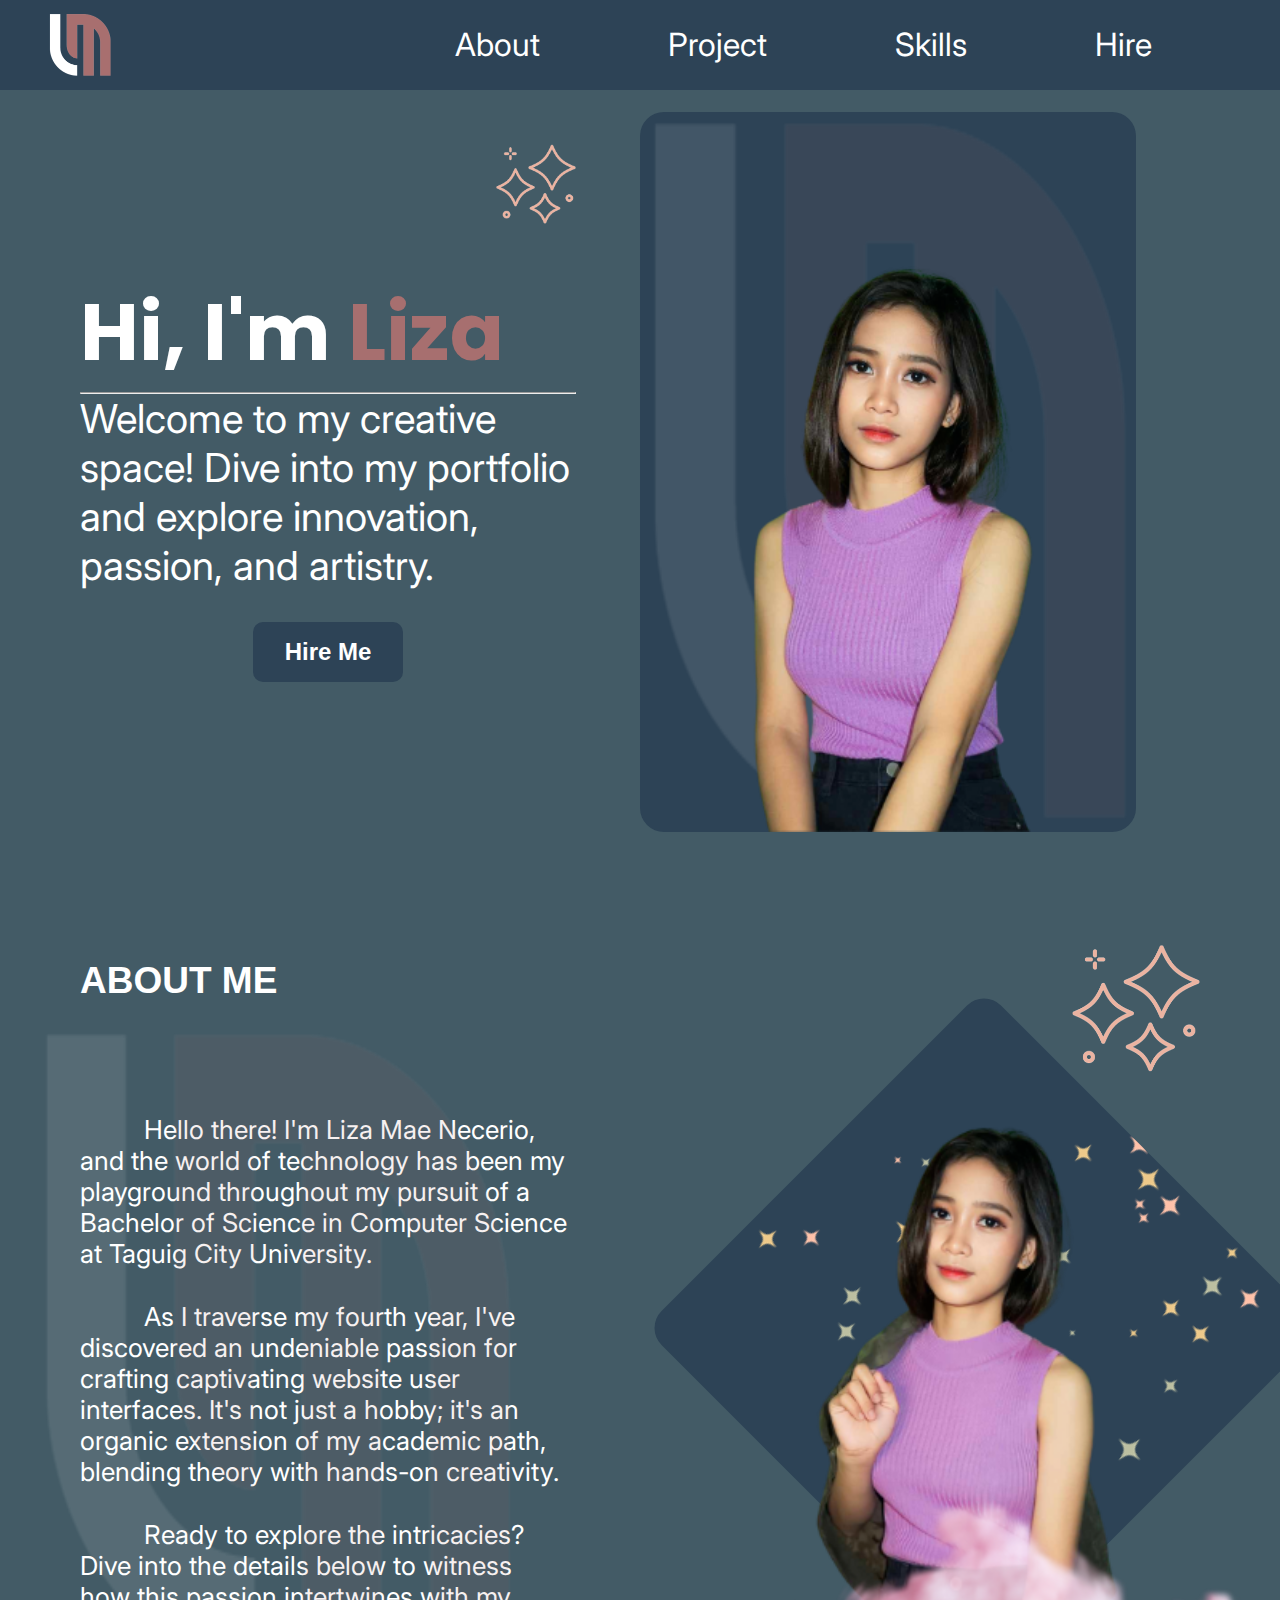
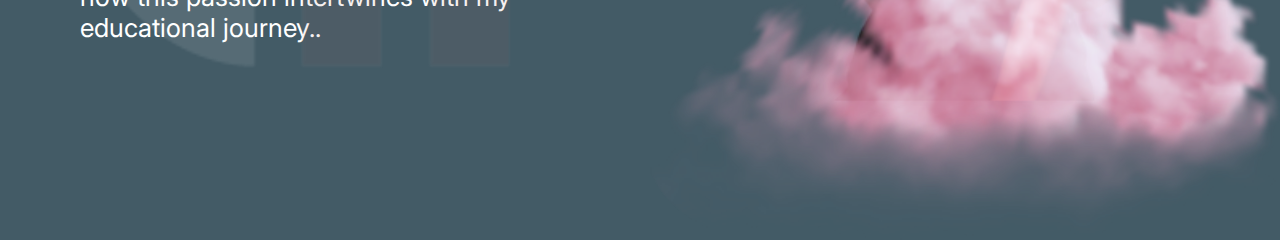
<file: index.html>
<!DOCTYPE html>
<html lang="en">
<head>
    <meta charset="UTF-8">
    <meta name="viewport" content="width=device-width, initial-scale=1.0">
    <title>LM Necerio | Portfolio</title>
    <link rel="stylesheet" type="text/css" href="style.css">
</head>
<body>
    <!------------------ HEADER ------------------------->
    <nav class="header">
        <img src="images/logo.png" alt="Portfolio Logo">
        <ul>
            <a href="#about-section"><li>About</li></a>
            <a href="project.html"><li>Project</li></a>
            <a href="skills.html"><li>Skills</li></a>
            <a href=""><li>Hire</li></a>
        </ul>
    </nav>

    <!----------------- HOME SECTION ------------------->
    <div class="home">
        <div class="greetings">
            <img src="images/star.png" alt="Star Design">
            <h1>Hi, I'm <span>Liza</span></h1>
            <hr>
            <p>Welcome to my creative space! Dive into my portfolio and explore innovation, passion, and artistry.</p>
            
            <div class="btn">
                <button>
                    <a href="hire">Hire Me</a>
                </button>
            </div>
        </div>
        <div class="profile">
            <div class="profile-card">
                <img src="images/logo.png" alt="Logo Background">
                <img src="images/me.png" alt="My Profile">
            </div>
            
        </div>

    </div>

    <!-------------------------- ABOUT SECTION ------------------------------->
    <div class="about" id="about-section">
        <div class="story">
            <h1>ABOUT ME</h1>
            <img src="images/logo.png" alt="logo Background">
            <p>Hello there! I'm Liza Mae Necerio, and the world of technology has been my playground throughout my pursuit of a Bachelor of Science in Computer Science at Taguig City University.</p>

            <p>As I traverse my fourth year, I've discovered an undeniable passion for crafting captivating website user interfaces. It's not just a hobby; it's an organic extension of my academic path, blending theory with hands-on creativity.</p>
        
            <p>Ready to explore the intricacies? Dive into the details below to witness how this passion intertwines with my educational journey..</p>
            
        </div>
        <div class="about-profile">
            <img id="star-img" src="images/star.png" alt="Logo Background">
            <img id="aboutme-img" src="images/aboutm.png" alt="My Profile">
            <div class="about-card">
                <img id="sparkle-img" src="images/sparkle.png" alt="Background Sparkle">

            </div>
            
        </div>

    </div>
    
</body>
</html>
</file>
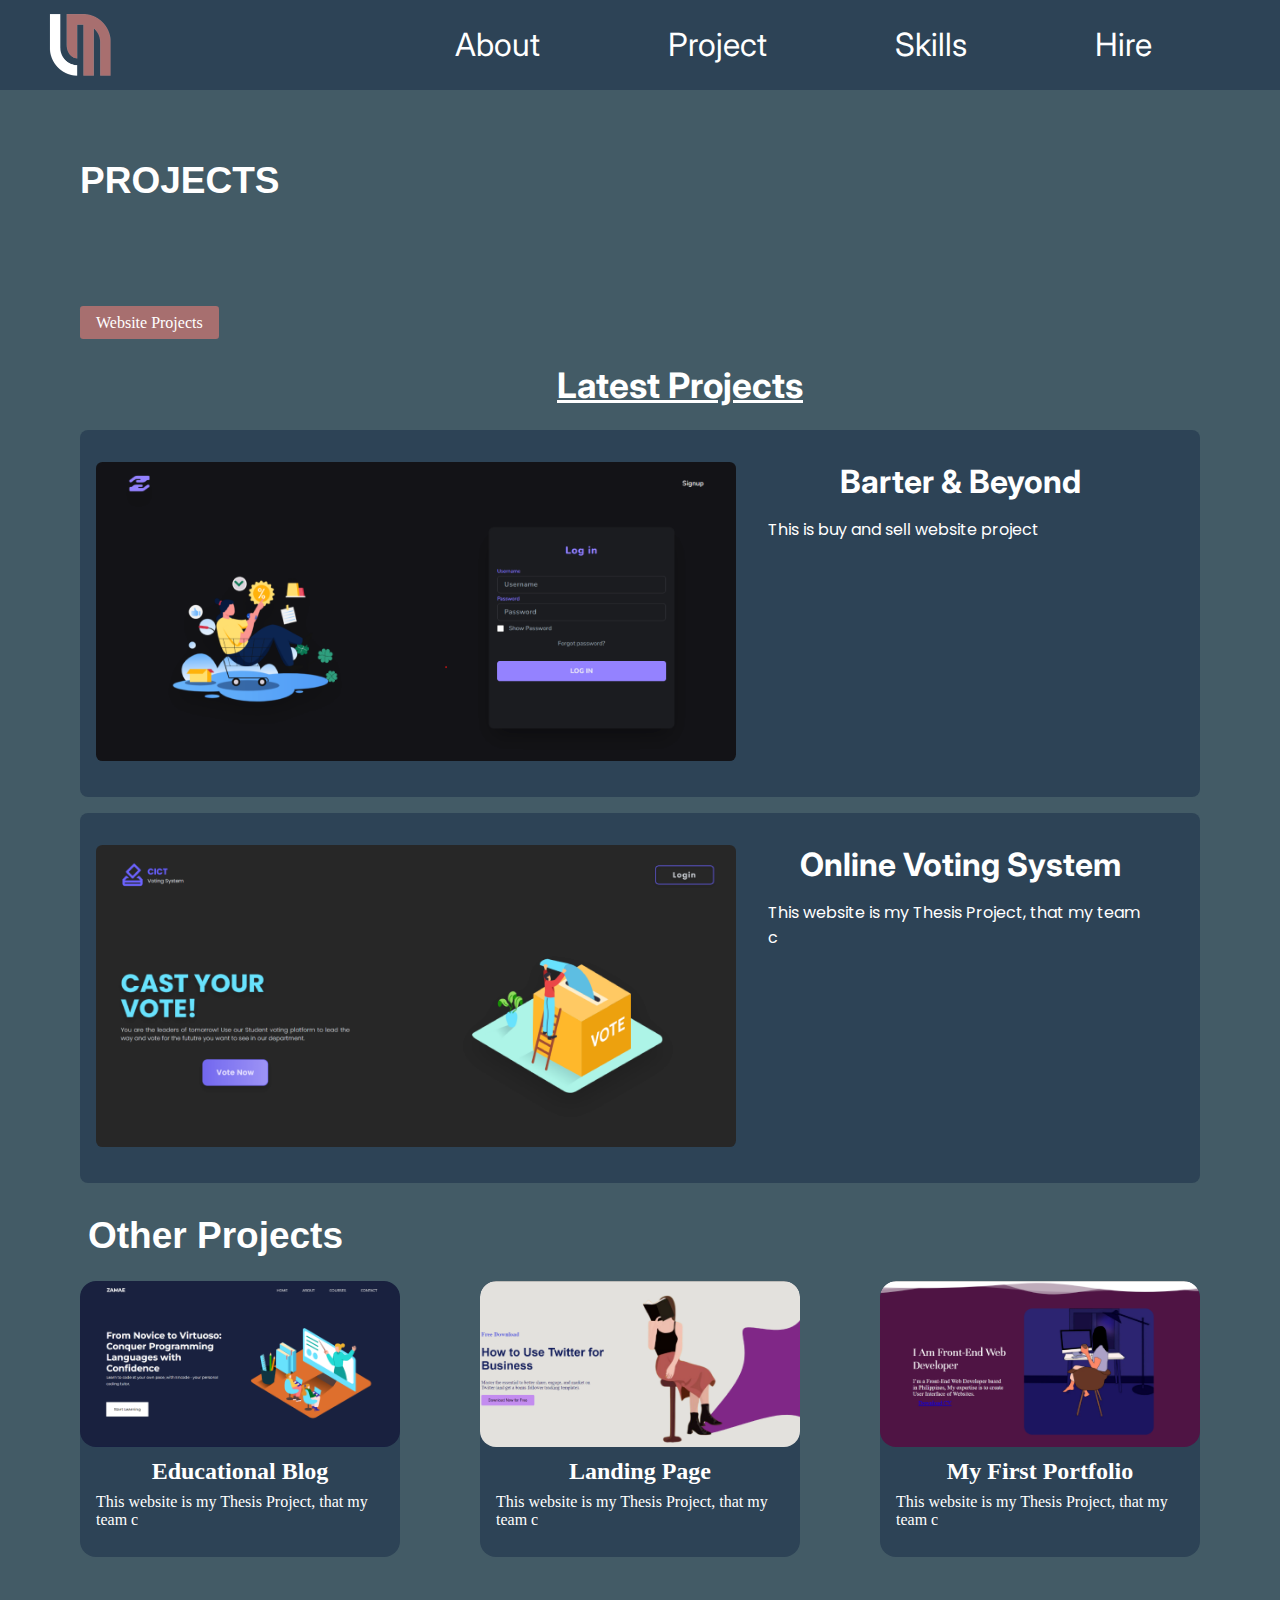
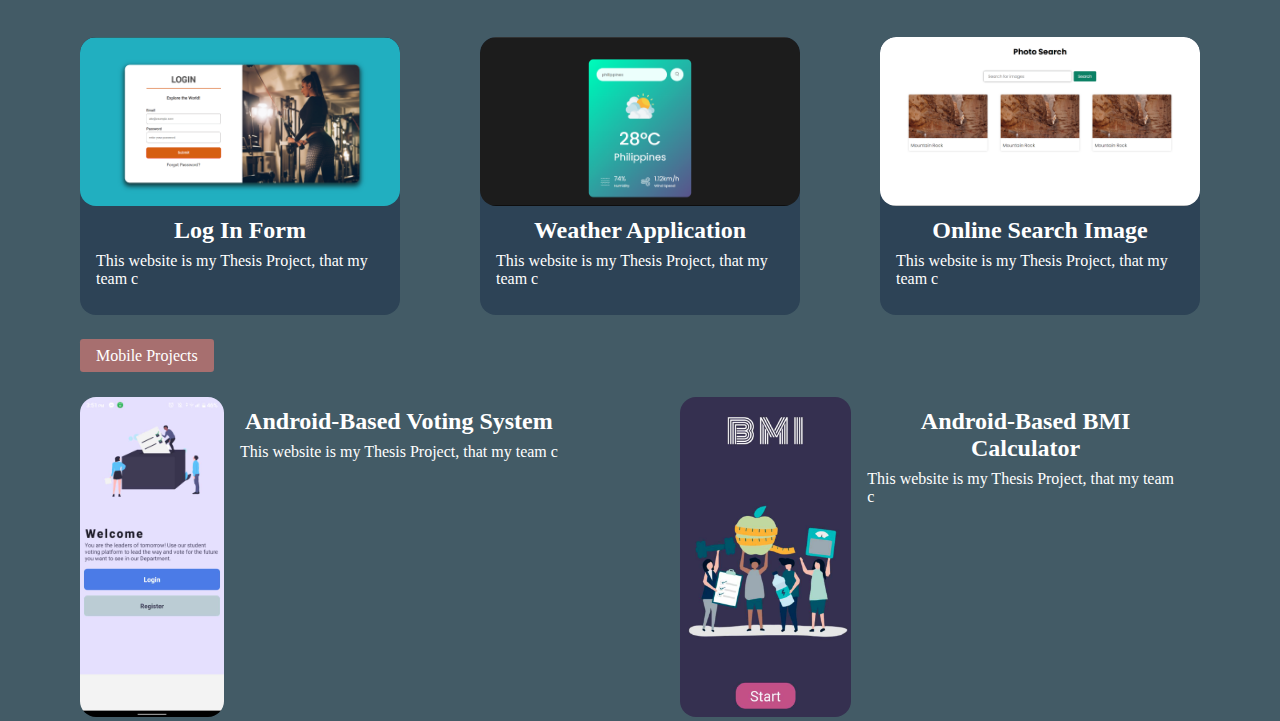
<file: project.html>
<!DOCTYPE html>
<html lang="en">
<head>
    <meta charset="UTF-8">
    <meta name="viewport" content="width=device-width, initial-scale=1.0">
    <title>LM Necerio | Projects</title>
    <link rel="stylesheet" type="text/css" href="style.css">
</head>
<body>
    <!------------------ HEADER ------------------------->
    <nav class="header">
        <img src="images/logo.png" alt="Portfolio Logo">
        <ul>
            <a href="index.html"><li>About</li></a>
            <a href="project.html"><li>Project</li></a>
            <a href="skills.html"><li>Skills</li></a>
            <a href=""><li>Hire</li></a>
        </ul>
    </nav>
    
    <!------------------ PROJECT PAGE  ----------------------------->
    <div class="project">
        <h1>PROJECTS</h1>
        <div class="tag-container">
            <span>Website Projects</span>
        </div>

        <div class="latest-container">
            <h1>Latest Projects</h1>
        </div>

        <div class="projects-latest">
            <div class="project-card">
                <div class="system-img-container">
                    <img src="images/barter.png" alt="Barter System Project">
                </div>
                <div class="project-description">
                    <h2>Barter & Beyond</h2>
                    <p>This is buy and sell website project</p>
                </div>
            </div>

            <div class="project-card">
                <div class="system-img-container">
                    <img src="images/voting.png" alt="Barter System Project">
                </div>
                <div class="project-description">
                    <h2>Online Voting System</h2>
                    <p>This website is my Thesis Project, that my team c</p>
                </div>
            </div>
        </div>

        <div class="other-container">
            <h1>Other Projects</h1>
        </div>

        <div class="projects-old">
            <div class="project-old-card">
                <div class="system-img-container">
                    <img src="images/education.png" alt="Barter System Project">
                </div>
                <div class="project-description">
                    <h2>Educational Blog</h2>
                    <p>This website is my Thesis Project, that my team c</p>
                </div>
            </div>

            <div class="project-old-card">
                <div class="system-img-container">
                    <img src="images/landing.png" alt="Barter System Project">
                </div>
                <div class="project-description">
                    <h2>Landing Page</h2>
                    <p>This website is my Thesis Project, that my team c</p>
                </div>
            </div>
            <div class="project-old-card">
                <div class="system-img-container">
                    <img src="images/portfolio1.png" alt="Barter System Project">
                </div>
                <div class="project-description">
                    <h2>My First Portfolio</h2>
                    <p>This website is my Thesis Project, that my team c</p>
                </div>
            </div>
            <div class="project-old-card">
                <div class="system-img-container">
                    <img src="images/gym.png" alt="Barter System Project">
                </div>
                <div class="project-description">
                    <h2>Log In Form</h2>
                    <p>This website is my Thesis Project, that my team c</p>
                </div>
            </div>
            <div class="project-old-card">
                <div class="system-img-container">
                    <img src="images/weather.png" alt="Barter System Project">
                </div>
                <div class="project-description">
                    <h2>Weather Application</h2>
                    <p>This website is my Thesis Project, that my team c</p>
                </div>
            </div>
            <div class="project-old-card">
                <div class="system-img-container">
                    <img src="images/searchimage.png" alt="Barter System Project">
                </div>
                <div class="project-description">
                    <h2>Online Search Image</h2>
                    <p>This website is my Thesis Project, that my team c</p>
                </div>
            </div>

        </div>

        <div class="tag-container">
            <span>Mobile Projects</span>
        </div>

        <div class="projects-old-mobile">
            <div class="project-old-card">
                <div class="system-img-container">
                    <img src="images/votingmobile.jpg" alt="Barter System Project">
                </div>
                <div class="project-description">
                    <h2>Android-Based Voting System</h2>
                    <p>This website is my Thesis Project, that my team c</p>
                </div>
            </div>
            <div class="project-old-card">
                <div class="system-img-container">
                    <img src="images/BMI.png" alt="Barter System Project">
                </div>
                <div class="project-description">
                    <h2>Android-Based BMI Calculator</h2>
                    <p>This website is my Thesis Project, that my team c</p>
                </div>
            </div>
        </div>



    </div>

</body>
</html>
</file>
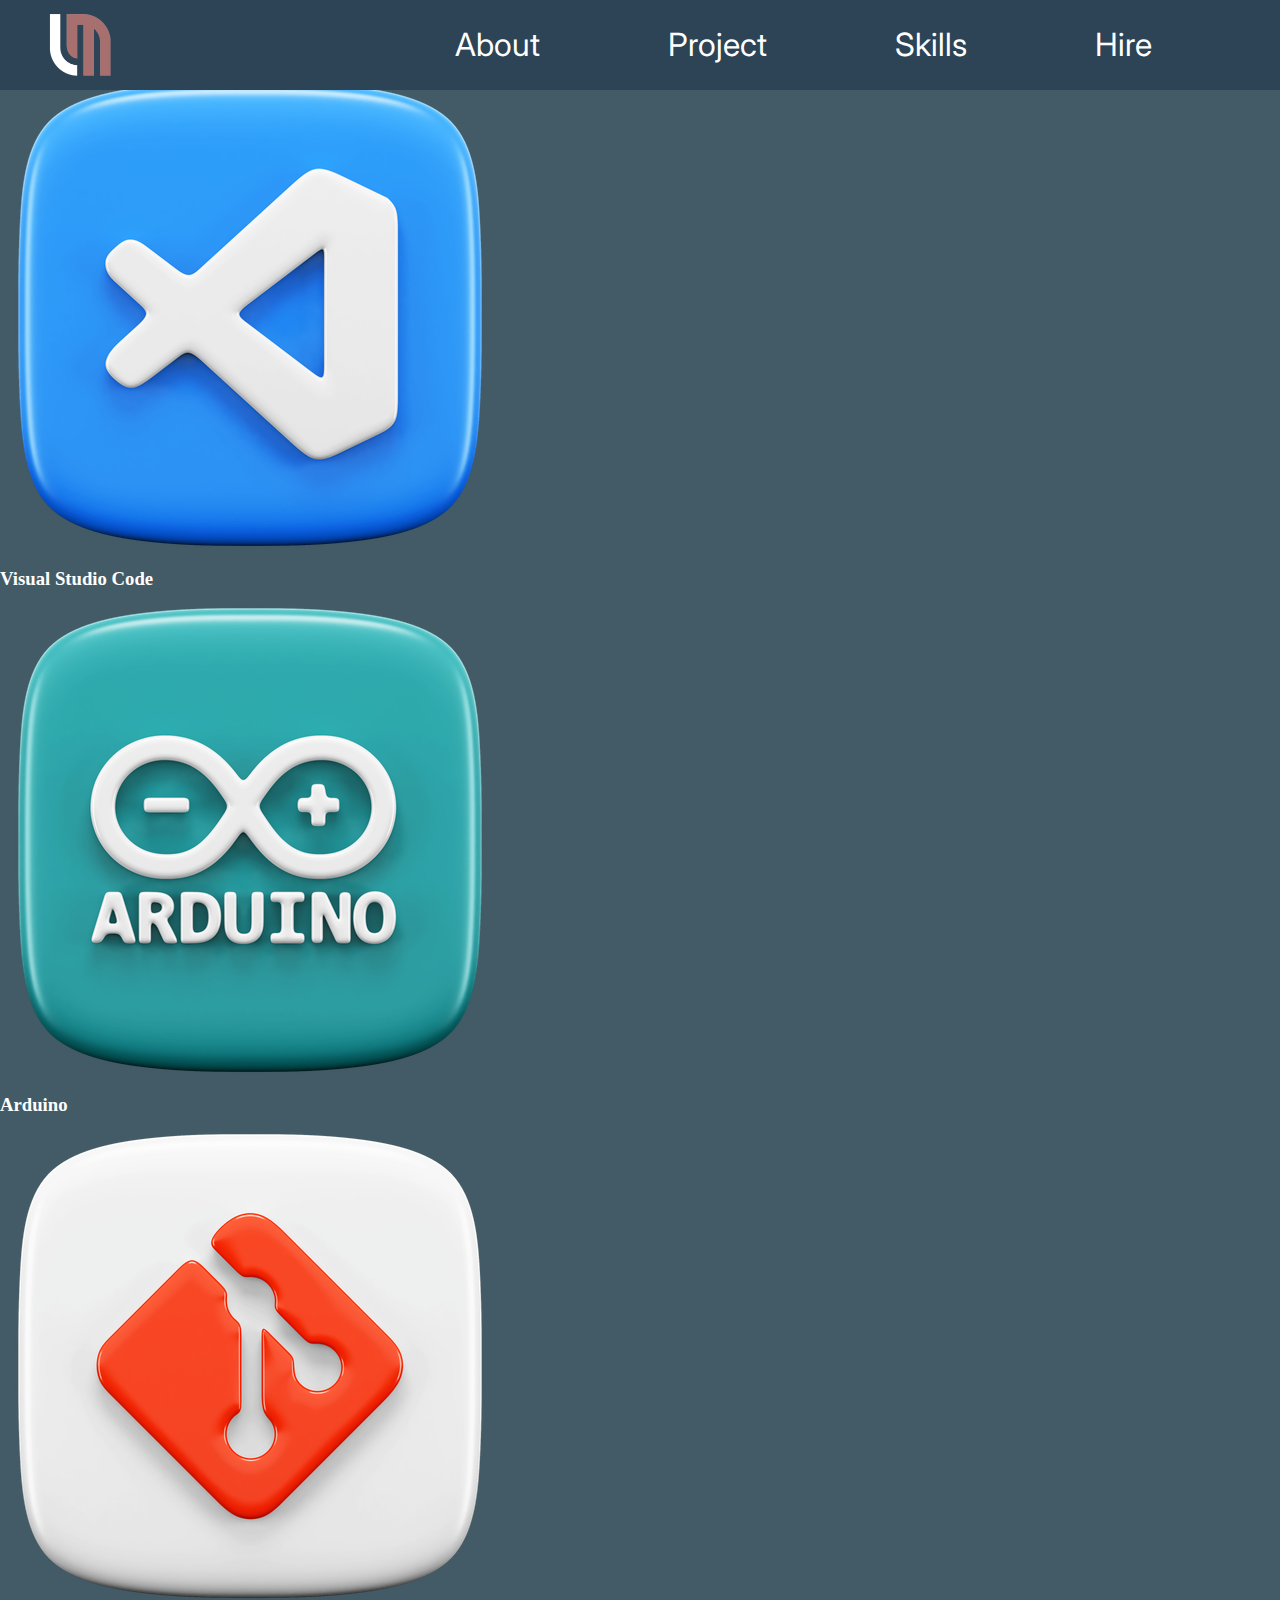
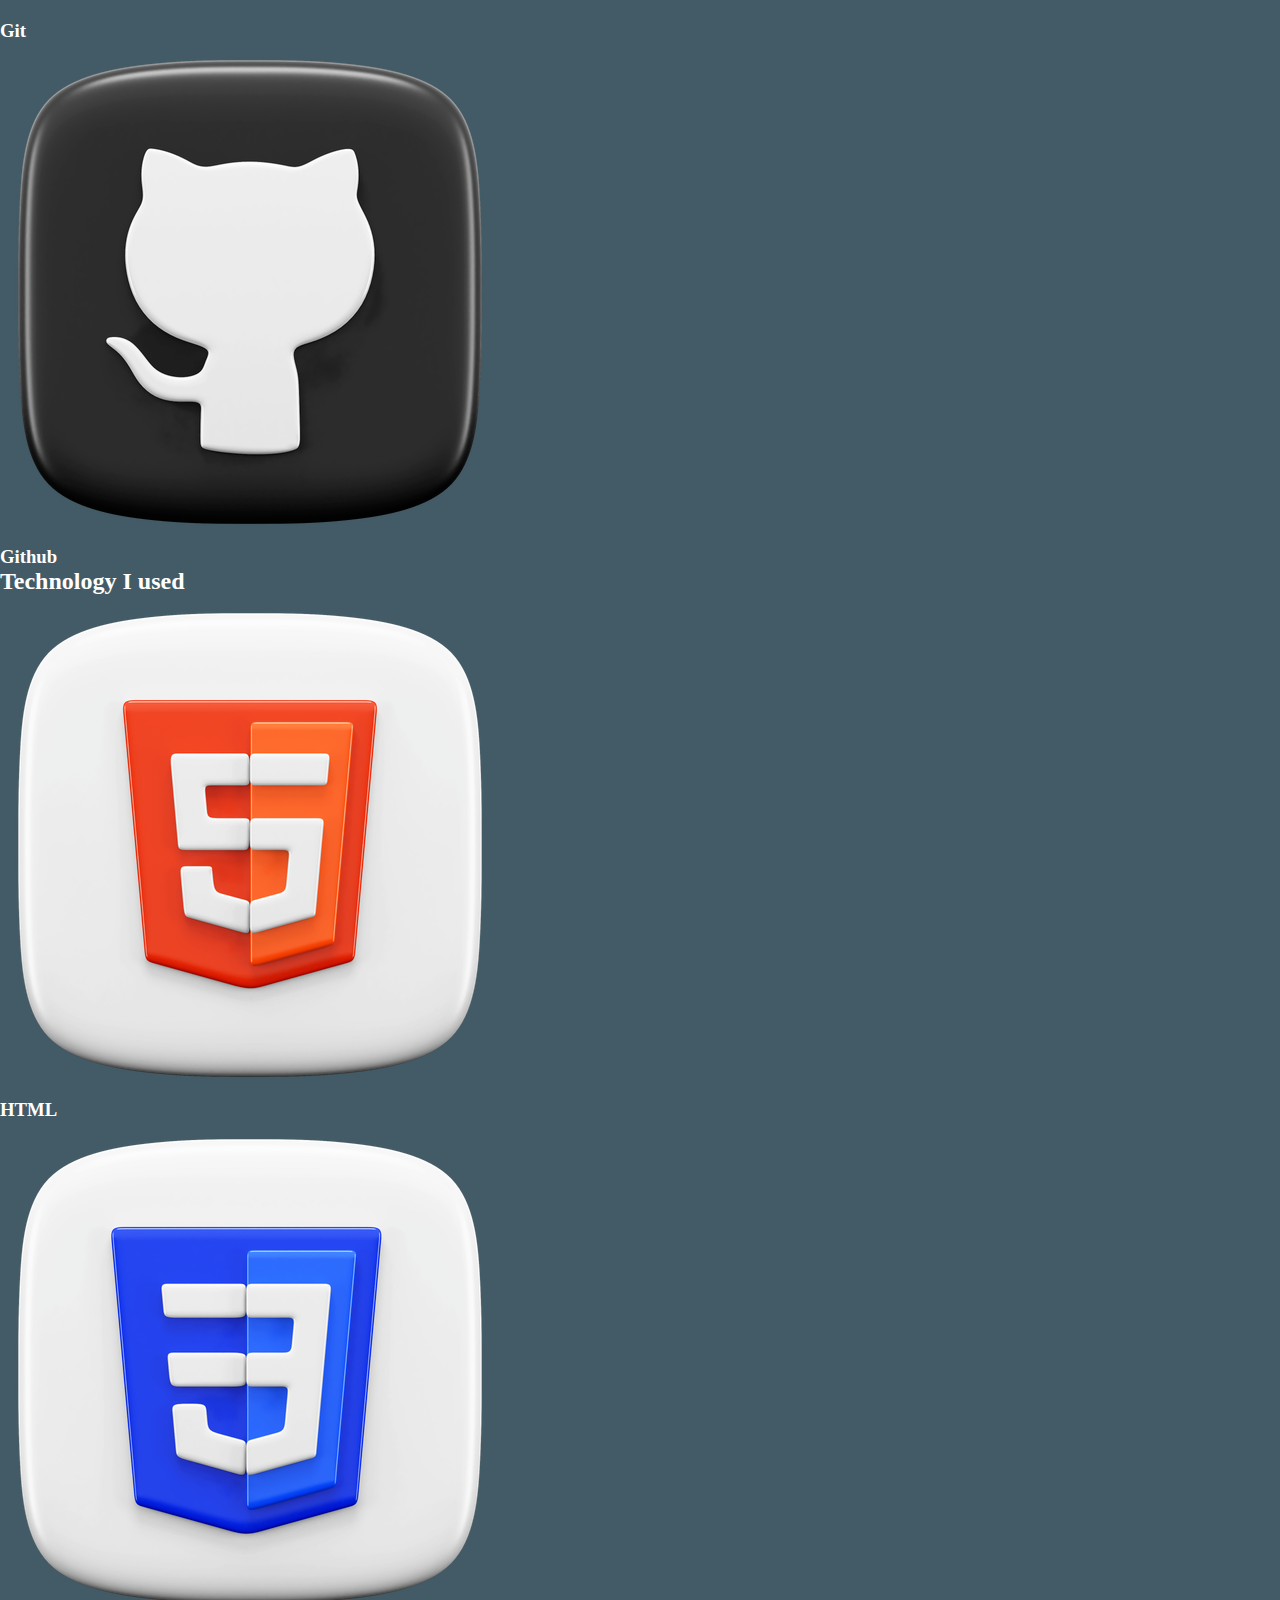
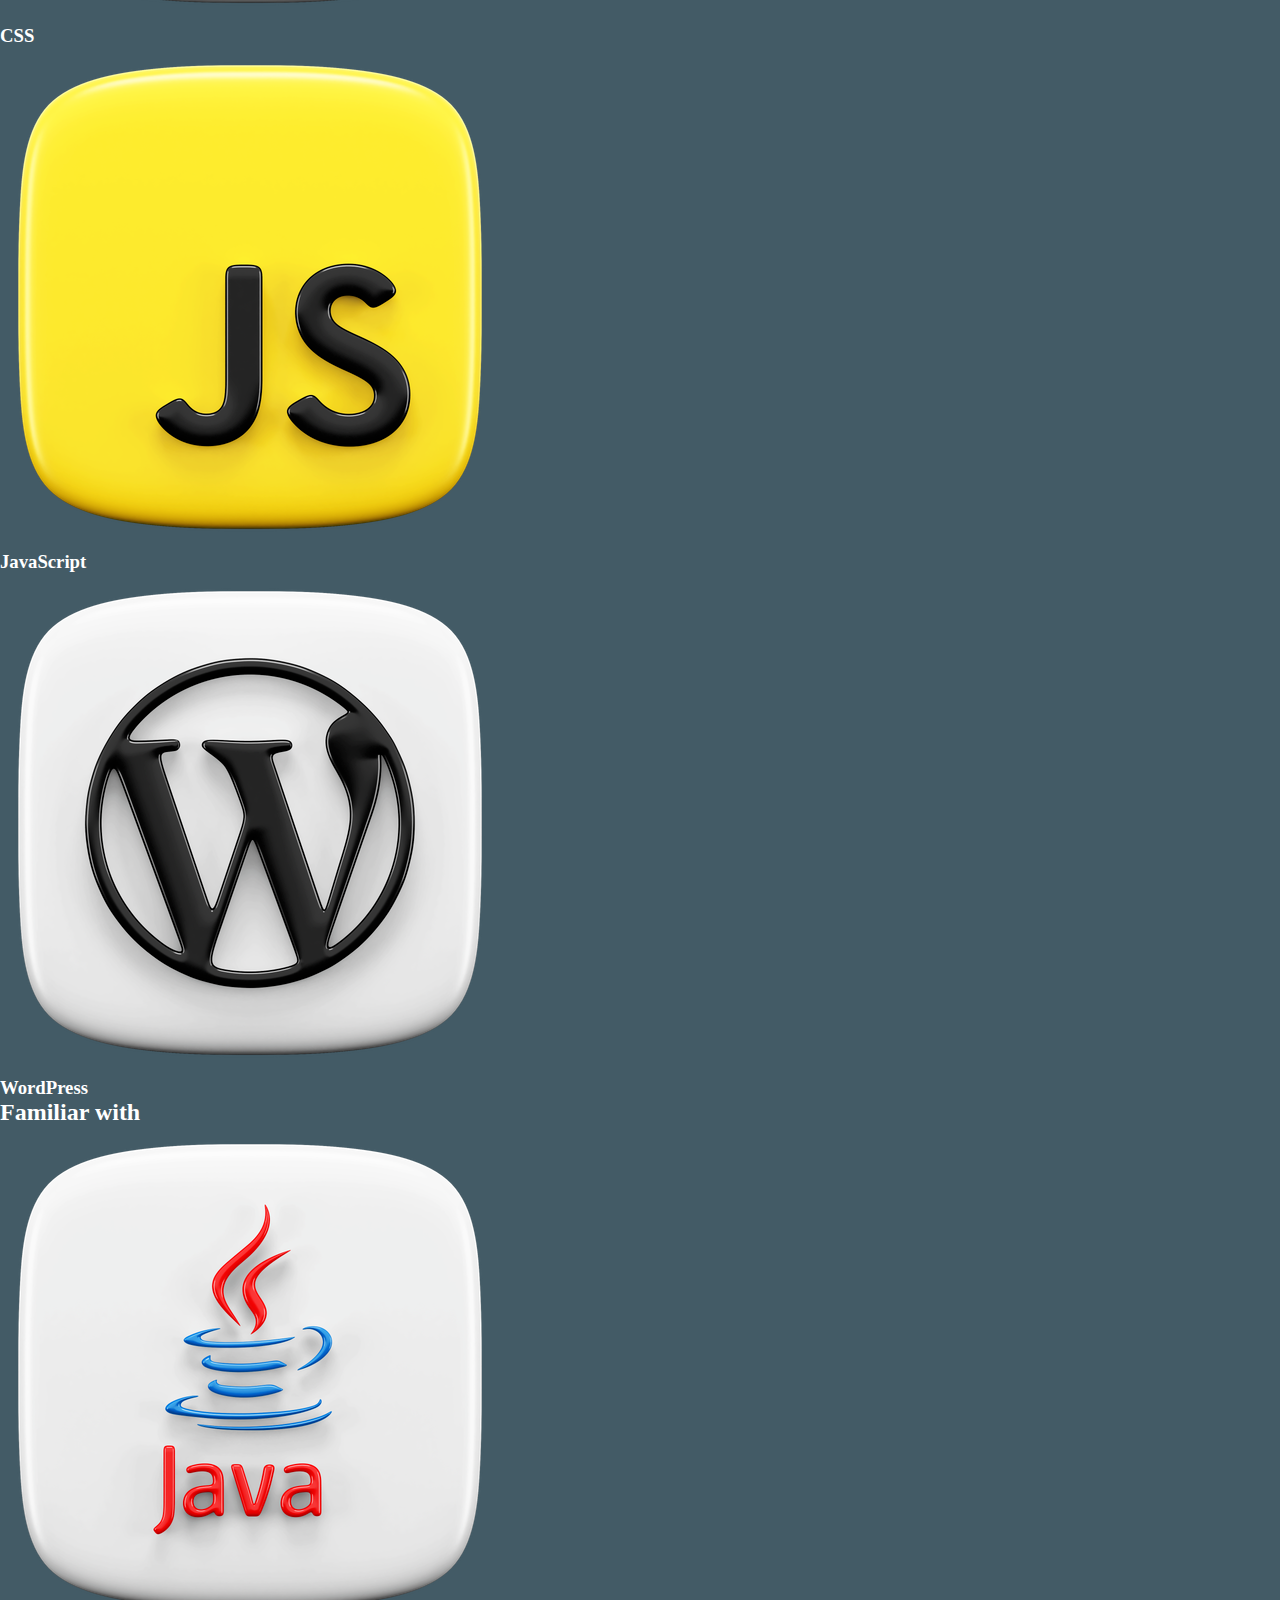
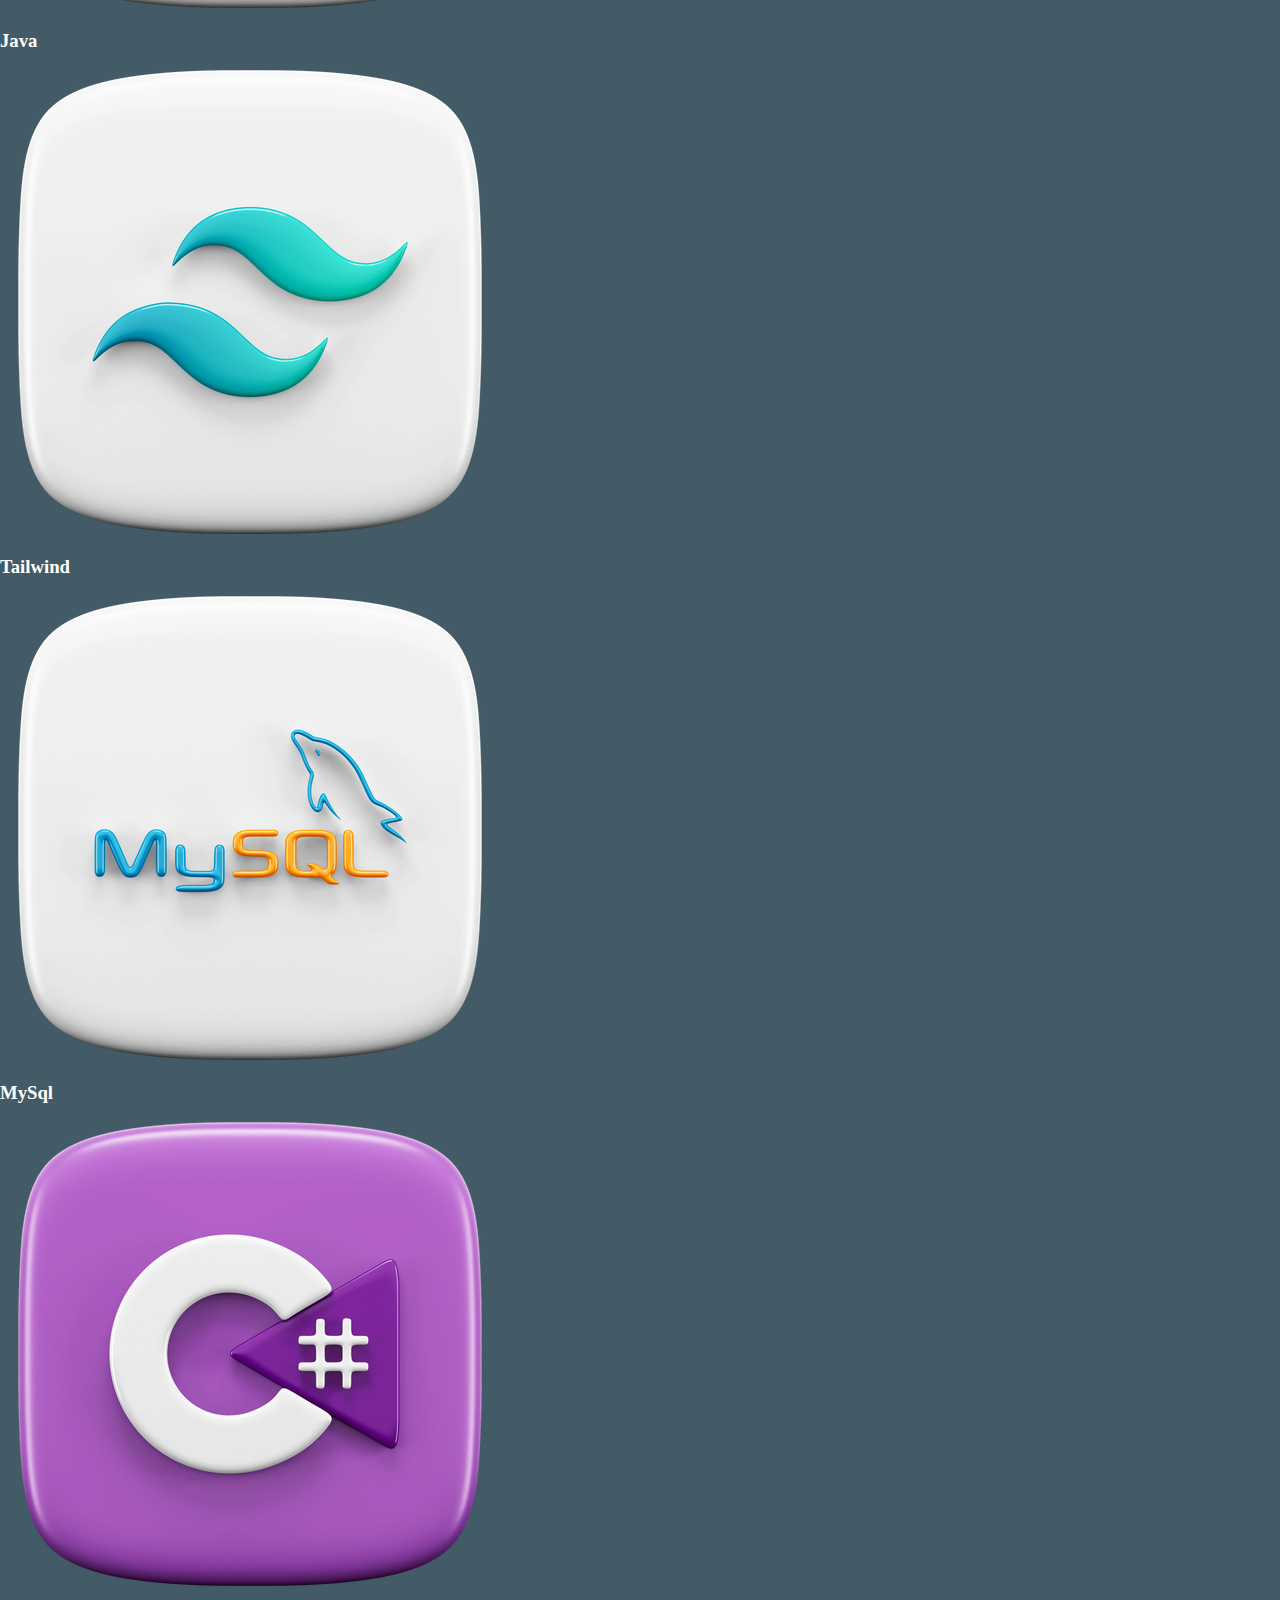
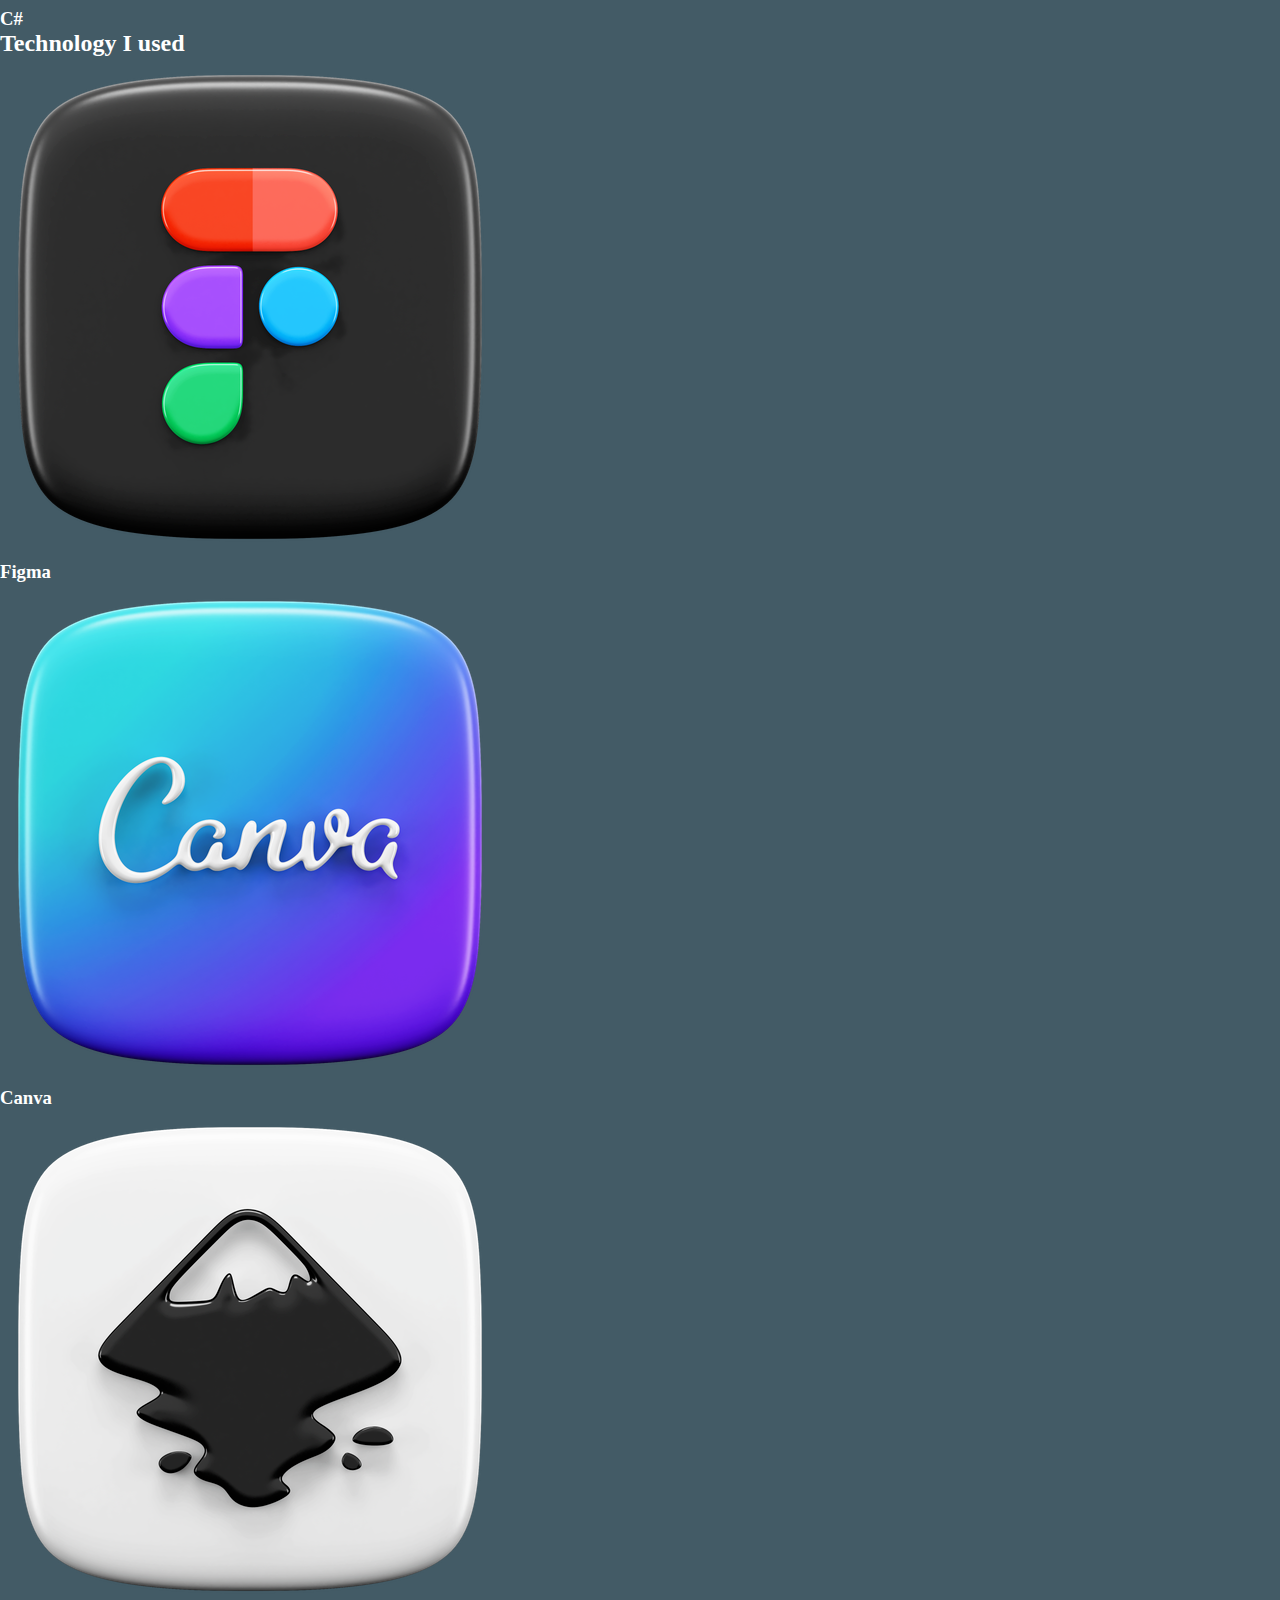
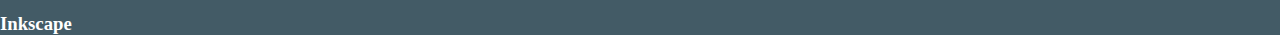
<file: skills.html>
<!DOCTYPE html>
<html lang="en">
<head>
    <meta charset="UTF-8">
    <meta name="viewport" content="width=device-width, initial-scale=1.0">
    <title>LM Necerio | Skills</title>
    <link rel="stylesheet" type="text/css" href="style.css">
</head>
<body>
    <!------------------ HEADER ------------------------->
    <nav class="header">
        <img src="images/logo.png" alt="Portfolio Logo">
        <ul>
            <a href="index.html"><li>About</li></a>
            <a href="project.html"><li>Project</li></a>
            <a href="skills.html"><li>Skills</li></a>
            <a href=""><li>Hire</li></a>
        </ul>
    </nav>

    <!------------------- SKILLS SECTION ------------------>

    <div class="skill">
        <h1>Skills</h1>
        <div class="skills-container">
            <div class="tech">
                <!-- TOOLS -->
                <div class="skills-img">
                    <h2>Tools</h2>
                    <div class="icon-wrapper">
                        <div class="icon-container">
                            <img src="images/skills/visual-studio-code.png" alt="Visual Studio Code Icon">
                            <h3>Visual Studio Code</h3>
                        </div>
                        <div class="icon-container">
                            <img src="images/skills/arduino.png" alt="Arduino">
                            <h3>Arduino</h3>
                        </div>
                        <div class="icon-container">
                            <img src="images/skills/git.png" alt="Git Icon">
                            <h3>Git</h3>
                        </div>
                        <div class="icon-container">
                            <img src="images/skills/github.png" alt="Github Icon">
                            <h3>Github </h3>
                        </div>
                    </div>
                </div>
                <!-- TECHNOLOGY I USED -->
                <div class="skills-img">
                    <h2>Technology I used</h2>
                    <div class="icon-wrapper">
                        <div class="icon-container">
                            <img src="images/skills/html.png" alt="HTML Icon">
                            <h3>HTML</h3>
                        </div>
                        <div class="icon-container">
                            <img src="images/skills/css.png" alt="CSS Icon">
                            <h3>CSS</h3>
                        </div>
                        <div class="icon-container">
                            <img src="images/skills/javascript.png" alt="JavaScript Icon">
                            <h3>JavaScript</h3>
                        </div>
                        <div class="icon-container">
                            <img src="images/skills/wordpress.png" alt="WordPress Icon">
                            <h3>WordPress</h3>
                        </div>
                    </div>
                </div>
                <!-- FAMILIAR WITH-->
                <div class="skills-img">
                    <h2>Familiar with</h2>
                    <div class="icon-wrapper">
                        <div class="icon-container">
                            <img src="images/skills/java.png" alt="Java Icon">
                            <h3>Java</h3>
                        </div>
                        <div class="icon-container">
                            <img src="images/skills/tailwind.png" alt="Tailwind Icon">
                            <h3>Tailwind</h3>
                        </div>
                        <div class="icon-container">
                            <img src="images/skills/mysql.png" alt="MySql Icon">
                            <h3>MySql</h3>
                        </div>
                        <div class="icon-container">
                            <img src="images/skills/c-sharp.png" alt="C# Icon">
                            <h3>C#</h3>
                        </div>
                    </div>
                </div>
                <!-- UI/UX -->
                <div class="skills-img">
                    <h2>Technology I used</h2>
                    <div class="icon-wrapper">
                        <div class="icon-container">
                            <img src="images/skills/figma.png" alt="Figma Icon">
                            <h3>Figma</h3>
                        </div>
                        <div class="icon-container">
                            <img src="images/skills/canva.png" alt="Canva Icon">
                            <h3>Canva</h3>
                        </div>
                        <div class="icon-container">
                            <img src="images/skills/inkscape.png" alt="Inkscape Icon">
                            <h3>Inkscape</h3>
                        </div>
                    </div>
                </div>
            </div>
            <div class="skills-progress"></div>
        </div>
    </div>

</body>
</html>
</file>
<file: style.css>
@import url('https://fonts.googleapis.com/css2?family=Inter:wght@400;500;600&family=Poppins:wght@100;200;300;400;500;600;700;800&display=swap');
*{
    padding: 0;
    margin: 0;
    box-sizing: border-box;
}

html{
    color: #ffffff;
    background-color: #435B66;
}

/* ---------------HEADER SECTION STYLES----------------- */

nav{
    background-color: #2D4356;
    display: flex;
    justify-content: space-between;
    padding: 0.8rem 3rem;
    align-items: center;
    position: fixed;
    width: 100%;
    z-index: 100;
}

nav img{
    height: 4rem;
    width: 4rem;
}

nav ul{
    display: flex;
    align-items: center;
    gap: 8rem;
    list-style: none;
    padding-right: 5rem;
    
}

nav ul a{
    text-decoration: none;
    color: #ffffff;
    font-size: 32px;
    font-family: 'Inter', sans-serif;
}

nav ul li:hover{
    cursor: pointer;
    transform: translateY(-5px);
    color: #EAB2A0;
}

/* ----------------HOME SECTION STYLES -------------*/

.home{
    display: flex;
    padding: 1rem 5rem 0;
    height: 80svh;
    padding-top: 7rem;
}

.greetings, .profile{
    flex: 1;
}

.greetings{
    position: relative;
    font-family: 'Inter', sans-serif;
}

.greetings h1{
    font-size: 5rem;
    margin-top: 10rem;
    font-family: 'Poppins', sans-serif;
    animation: bounce 1s infinite;
}

.greetings h1 span{
    color: #A76F6F;
}

.greetings p{
    font-size: 2.5rem;
}

.greetings img{
    height: 5rem;
    width: 5rem;
    position: absolute;
    top: 2rem;
    right: 0;
    animation: pulse 2s cubic-bezier(0.4, 0, 0.6, 1) infinite;
}

.greetings .btn{
    margin-top: 2rem;
    width: 100%;
    text-align: center;
}

.greetings .btn button{
    padding: 1rem 2rem;
    background-color: #2D4356;
    border: none;
    border-radius: 10px;
    align-self:center ;
}

.greetings .btn button a{
    color: #ffffff;
    font-size: 1.5rem;
    font-weight: 700;
    text-decoration: none;
}

@keyframes bounce {
    0%, 100% {
        transform: translateY(-25%);
        animation-timing-function: cubic-bezier(0.8, 0, 1, 1);
    }
    50% {
        transform: translateY(0);
        animation-timing-function: cubic-bezier(0, 0, 0.2, 1);
    }
}

@keyframes pulse {
    0%, 100% {
      opacity: 1;
    }
    50% {
      opacity: .5;
    }
}

.profile{
    padding: 0 4rem;
    height: 80vh;
}

.profile .profile-card{
    background-color: #2D4356;
    border-radius: 1.5rem;
    position: relative;
    height: 100%;
}

.profile .profile-card img:nth-child(1){
    position: absolute;
    top: 0;
    left: 0;
    z-index: 0;
    width: 100%;
    height: 100%;
    opacity: 10%;
}

.profile .profile-card img:nth-child(2){
    position: absolute;
    top: 0;
    left: 0;
    object-fit: cover;
    width: 100%;
    height: 100%;
    z-index: 1;
}

/*-----------------------ABOUT SECTION STYLES----------------- */
.about {
    display: flex;
    margin-top: 10rem;
    padding: 4rem 5rem 0;
    height: 80svh;

}
.story {
    position: relative;
    padding: 1rem 0;
    margin-right: 1rem;
    
}

.story h1{
    font-size: 37px;
    padding-bottom: 5rem;
    font-family: 'Popoins', sans-serif;
    
}

.story img{
    position: absolute;
    top: 5rem;
    left: -3rem;
    z-index: 0;
    width: 100%;
    height: 100%;
    opacity: 10%;
}

.story p{
    font-size: 26px;
    padding-top: 2rem;
    font-family: 'Inter', sans-serif;
    text-indent: 4rem;
}

.story, .about-profile{
    flex: 1;
}

.about-profile{
    padding: 0 4rem;
    position: relative;
}

.about-card{
    background-color: #2D4356;
    border-radius: 1.5rem;
    position: relative;
    height: 30rem;
    left: 6rem;
    width: 30rem;
    margin-top: 9rem;
    transform: rotate(45deg);
    overflow: hidden;
}

.about-profile #star-img{
    height: 8rem;
    width: 8rem;
    position: absolute;
    top: 0;
    right: 0;
    animation: pulse 2s cubic-bezier(0.4, 0, 0.6, 1) infinite;
}

.about-profile #aboutme-img{
    position: absolute;
    height: 50rem;
    z-index: 1;
    transform: translateX(-3rem) translateY(6rem);
}

.about-card #sparkle-img{
    position: absolute;
    transform: scale(1.2);
    top: -4rem;
    left: -2rem;
    z-index: 2;
    animation: pulse 0.5s cubic-bezier(0.4, 0, 0.6, 1) infinite;
}

/*-----------------------PROJECTS SECTION STYLES----------------- */

.project{
    padding-top: 10rem;
}

.project h1{
    font-size: 37px;
    padding-bottom: 5rem;
    font-family: 'Popoins', sans-serif;
    padding-left: 5rem;
}

.project .tag-container{
    padding-left: 5rem;
    padding: 2rem 5rem 2rem;
}

.project .tag-container span{
    padding: 0.5rem 1rem;
    background-color: #A76F6F;
    border-radius: 0.2rem;
}

.project .latest-container{
    text-align: center;
}
.project .latest-container h1{
    font-size: 2.2rem;
    padding-bottom: 0;
    font-family: 'Inter', sans-serif;
    text-decoration: underline;
    animation: bounce 2s infinite;
}

.project .projects-latest{
    display: grid;
    padding: 0.5rem 5rem;
    margin-top: 1rem;
    gap: 1rem;
}

.project .projects-latest .project-card{
    display: flex;
    background-color: #2D4356;
    padding: 2rem 1rem;
    border-radius: 0.5rem;
}

.project .projects-latest .project-card .system-img-container{
    flex: 1;
}

.project .projects-latest .project-card .system-img-container img{
    width: 40rem;
    object-fit: cover;
    border-radius: 0.4rem;
}

.project .projects-latest .project-card .project-description{
    text-align: center;
    flex-grow: 1;
}

.project .projects-latest .project-card .project-description h2{
    font-size: 2rem;
    margin-bottom: 1rem;
    font-family: 'Inter', sans-serif;
}

.project .projects-latest .project-card .project-description p{
    font-size: 1rem;
    text-align: left;
    padding: 0 2rem ;
    font-family: 'Poppins', sans-serif;
}

.project .projects-old{
    display: grid;
    grid-template-columns: repeat(3, minmax(0, 1fr));
    padding: 0 5rem;
    gap: 5rem;
}

.project .other-container{
    padding: 0.5rem;
}

.project .other-container h1{
    padding-top: 1rem;
    padding-bottom: 1rem;
}

.project .projects-old .project-old-card{
    display: flex;
    flex-direction: column;
    overflow: hidden;
    background-color: #2D4356;
    border-radius: 1rem;
    padding-bottom: 1rem;
}
.project .projects-old .project-old-card .system-img-container{
    flex: 1;
    width: 100%;
}

.project .projects-old .project-old-card .system-img-container img{
    object-fit: cover;
    height: 100%;
    width: 100%;
    border-radius: 1rem;
}

.project .projects-old .project-old-card .project-description{
    text-align: center;
    padding: 0.7rem 1rem;
}

.project .projects-old .project-old-card .project-description p{
    text-align: left;
    padding-top: 0.5rem;
}

.project .projects-old-mobile{
    display: grid;
    grid-template-columns: repeat(2, minmax(0, 1fr));
    padding: 0 5rem;
    gap: 5rem;
}

.project .projects-old-mobile .project-old-card{
    flex: 1;
    display: flex;
}

.project .projects-old-mobile .project-old-card .system-img-container{
    height: 20rem;
}
.project .projects-old-mobile .project-old-card .system-img-container img{
    object-fit: contain;
    height: 100%;
    border-radius: 1rem;
}

.project .projects-old-mobile .project-old-card .project-description{
    text-align: center;
    padding: 0.7rem 1rem;
}

.project .projects-old-mobile .project-old-card .project-description p{
    text-align: left;
    padding-top: 0.5rem;
}
</file>
